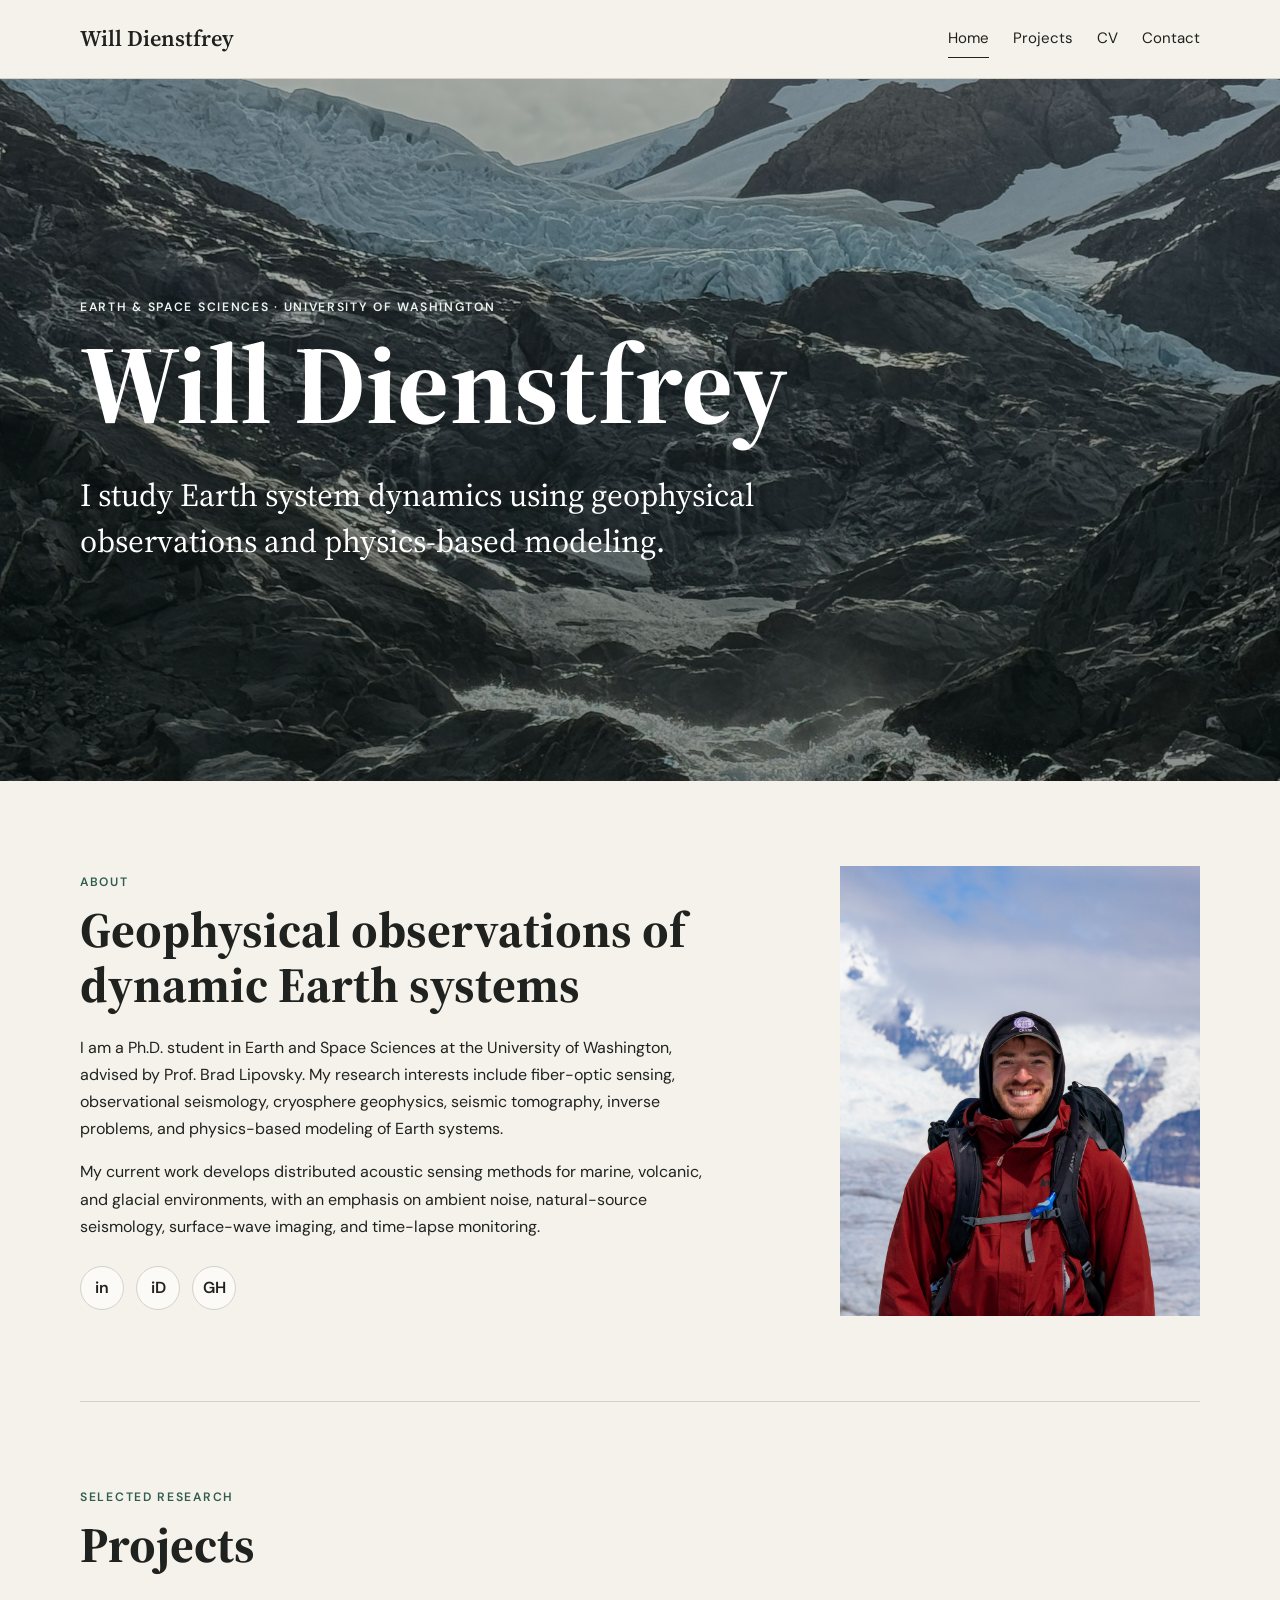
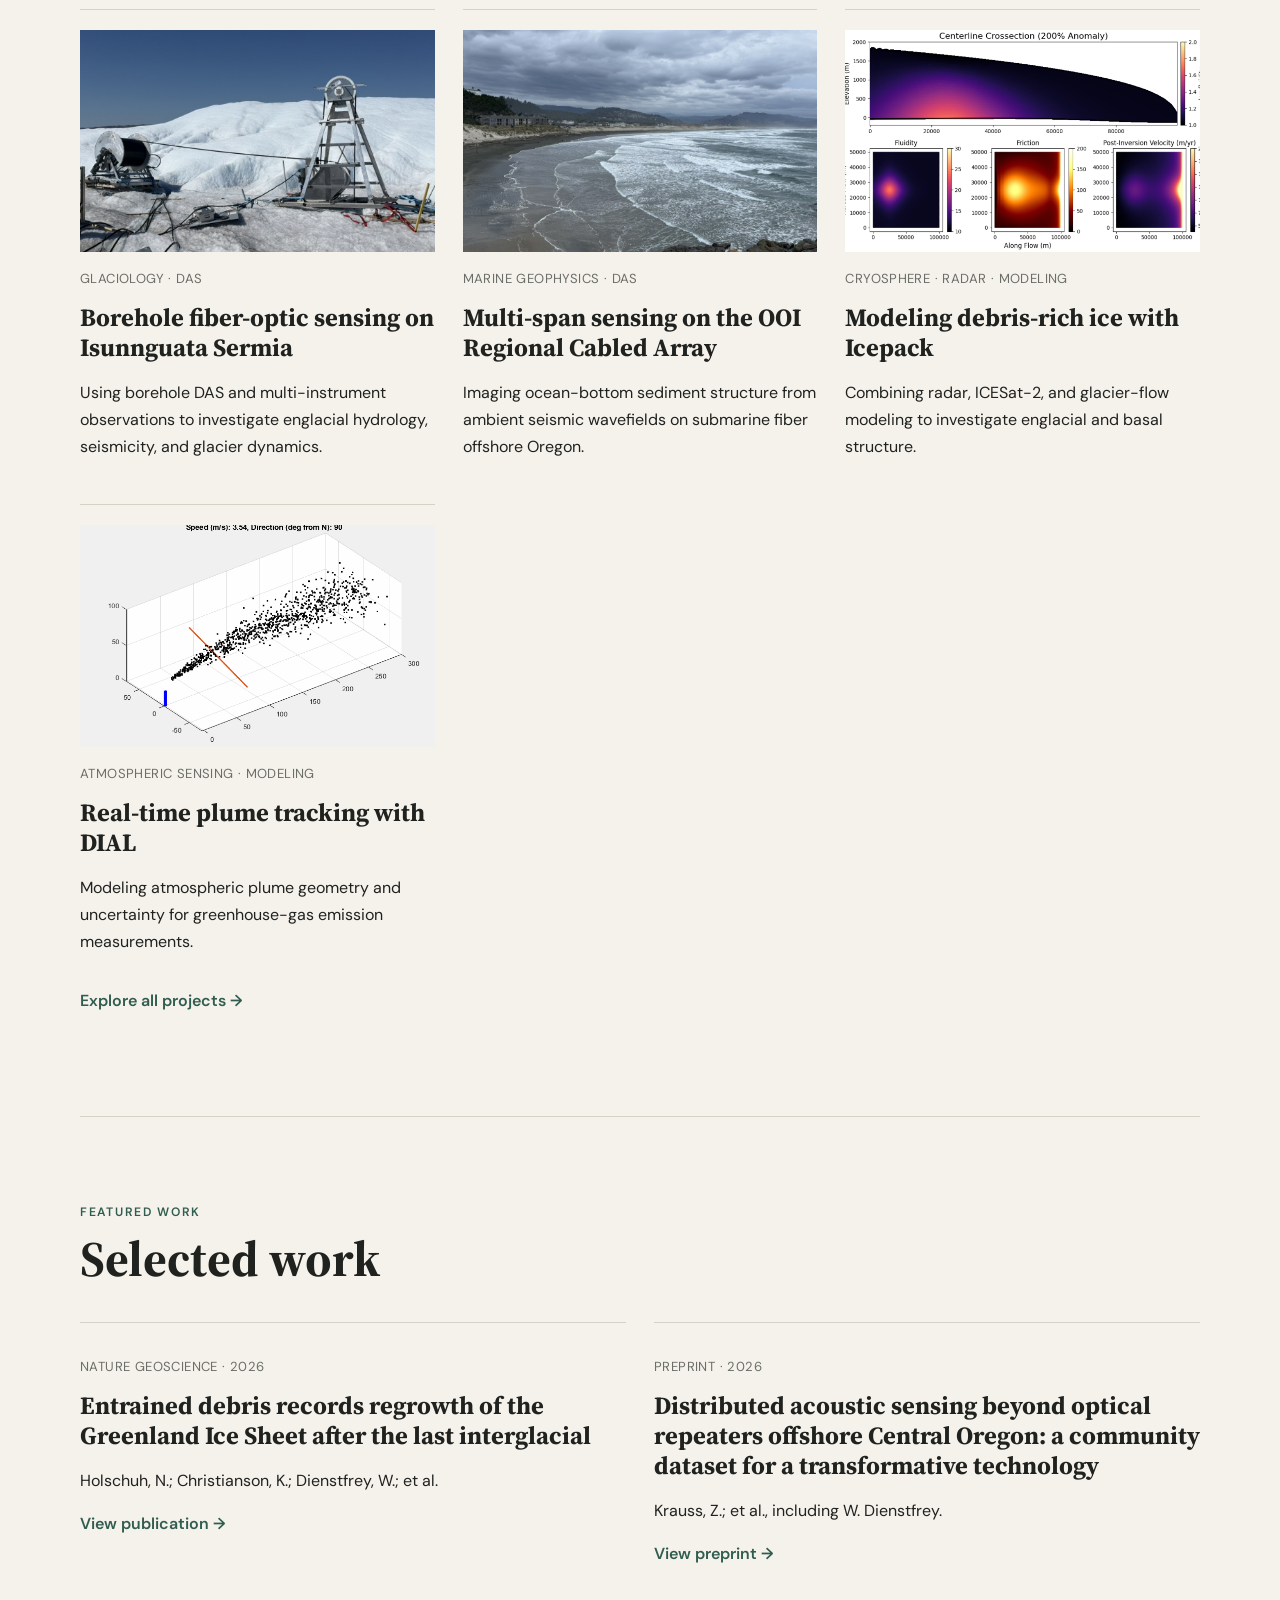
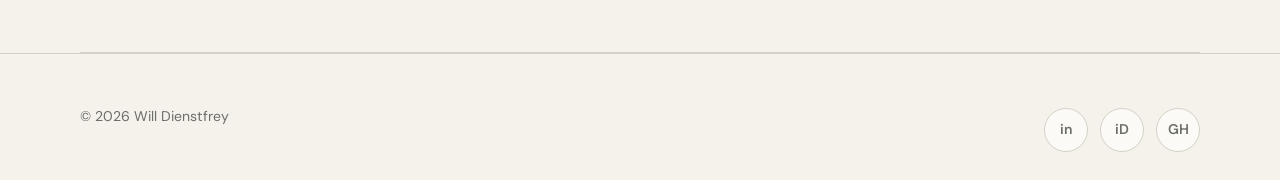
<file: index.html>
<!doctype html><html lang="en"><head><meta charset="utf-8"><meta name="viewport" content="width=device-width,initial-scale=1"><meta name="description" content="Will Dienstfrey — geophysical observations and physics-based modeling of Earth systems"><title>Home | Will Dienstfrey</title><link rel="stylesheet" href="styles.css"></head><body><header class="site-header"><div class="container nav-wrap"><a class="site-name" href="index.html">Will Dienstfrey</a><nav><a href="index.html" class="active">Home</a><a href="projects.html" class="">Projects</a><a href="cv.html" class="">CV</a><a href="contact.html" class="">Contact</a></nav></div></header><main><section class="hero"><div class="container hero-inner"><p class="eyebrow">EARTH & SPACE SCIENCES · UNIVERSITY OF WASHINGTON</p><h1>Will Dienstfrey</h1><p class="lede">I study Earth system dynamics using geophysical observations and physics-based modeling.</p></div></section><section class="container about"><div><p class="eyebrow">ABOUT</p><h2>Geophysical observations of dynamic Earth systems</h2><p>I am a Ph.D. student in Earth and Space Sciences at the University of Washington, advised by Prof. Brad Lipovsky. My research interests include fiber-optic sensing, observational seismology, cryosphere geophysics, seismic tomography, inverse problems, and physics-based modeling of Earth systems.</p><p>My current work develops distributed acoustic sensing methods for marine, volcanic, and glacial environments, with an emphasis on ambient noise, natural-source seismology, surface-wave imaging, and time-lapse monitoring.</p><div class="socials"><a class="social" href="https://www.linkedin.com/in/will-dienstfrey-532bb4279" aria-label="LinkedIn">in</a><a class="social" href="https://orcid.org/0009-0006-2963-2804" aria-label="ORCID">iD</a><a class="social" href="https://github.com/wdienstfrey" aria-label="GitHub">GH</a></div></div><img class="profile" src="./assets/profile.png" alt="Will Dienstfrey in a glaciated mountain environment"></section><section class="container section"><p class="eyebrow">SELECTED RESEARCH</p><h2>Projects</h2><div class="project-grid">
<a class="project-card project-link-card" href="project-isunnguata.html"><img src="./assets/project-1.jpg" alt=""><p class="meta">GLACIOLOGY · DAS</p><h3>Borehole fiber-optic sensing on Isunnguata Sermia</h3><p>Using borehole DAS and multi-instrument observations to investigate englacial hydrology, seismicity, and glacier dynamics.</p></a>
<a class="project-card project-link-card" href="project-ooi.html"><img src="./assets/project-2.jpg" alt=""><p class="meta">MARINE GEOPHYSICS · DAS</p><h3>Multi-span sensing on the OOI Regional Cabled Array</h3><p>Imaging ocean-bottom sediment structure from ambient seismic wavefields on submarine fiber offshore Oregon.</p></a>
<a class="project-card project-link-card" href="project-greenland.html"><img src="./assets/project-3.jpg" alt=""><p class="meta">CRYOSPHERE · RADAR · MODELING</p><h3>Modeling debris-rich ice with Icepack</h3><p>Combining radar, ICESat-2, and glacier-flow modeling to investigate englacial and basal structure.</p></a>
<a class="project-card project-link-card" href="project-plume.html"><img src="./assets/moving-plume.gif" alt=""><p class="meta">ATMOSPHERIC SENSING · MODELING</p><h3>Real-time plume tracking with DIAL</h3><p>Modeling atmospheric plume geometry and uncertainty for greenhouse-gas emission measurements.</p></a>
</div><p><a class="text-link" href="projects.html">Explore all projects →</a></p></section><section class="container section"><p class="eyebrow">FEATURED WORK</p><h2>Selected work</h2><div class="pubs">
<article class="pub"><p class="meta">NATURE GEOSCIENCE · 2026</p><h3>Entrained debris records regrowth of the Greenland Ice Sheet after the last interglacial</h3><p>Holschuh, N.; Christianson, K.; Dienstfrey, W.; et al.</p><a class="text-link" href="https://doi.org/10.1038/s41561-026-01950-1">View publication →</a></article>
<article class="pub"><p class="meta">PREPRINT · 2026</p><h3>Distributed acoustic sensing beyond optical repeaters offshore Central Oregon: a community dataset for a transformative technology</h3><p>Krauss, Z.; et al., including W. Dienstfrey.</p><a class="text-link" href="https://doi.org/10.22541/essoar.15004068/v1">View preprint →</a></article>
</div></section></main><footer class="footer"><div class="container footer-inner"><span>© 2026 Will Dienstfrey</span><div class="socials"><a class="social" href="https://www.linkedin.com/in/will-dienstfrey-532bb4279" aria-label="LinkedIn">in</a><a class="social" href="https://orcid.org/0009-0006-2963-2804" aria-label="ORCID">iD</a><a class="social" href="https://github.com/wdienstfrey" aria-label="GitHub">GH</a></div></div></footer></body></html>
</file>
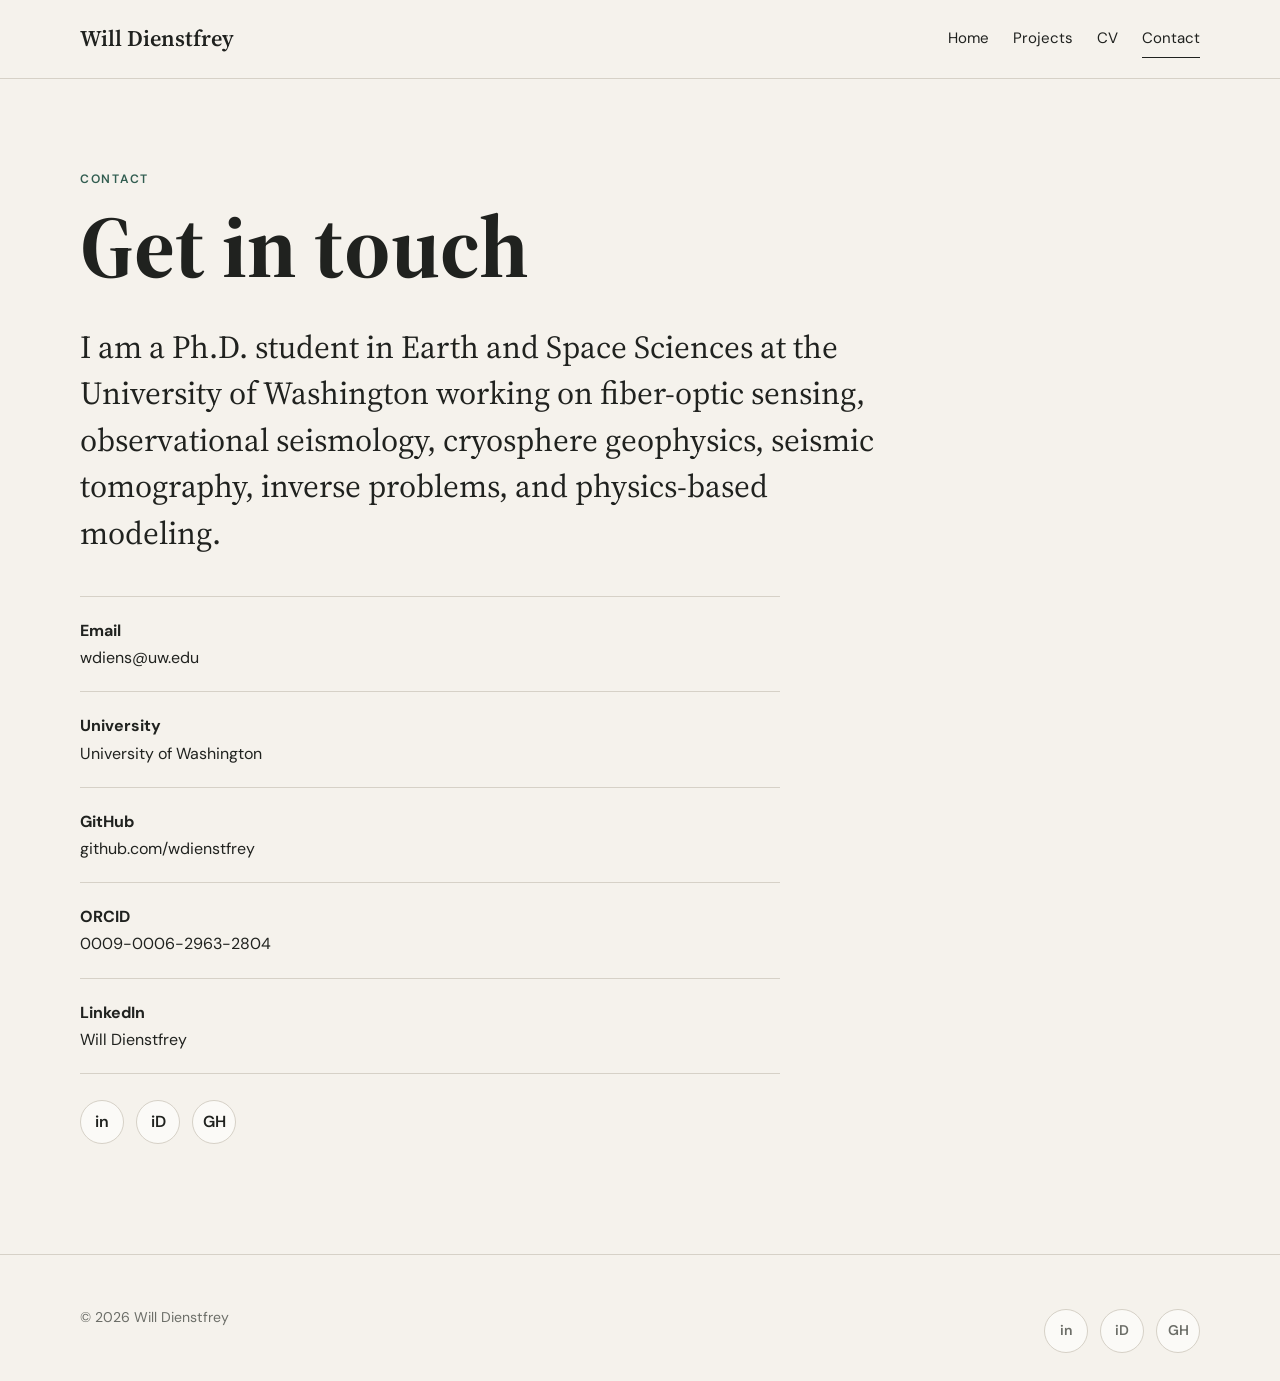
<file: contact.html>
<!doctype html><html lang="en"><head><meta charset="utf-8"><meta name="viewport" content="width=device-width,initial-scale=1"><meta name="description" content="Will Dienstfrey — geophysical observations and physics-based modeling of Earth systems"><title>Contact | Will Dienstfrey</title><link rel="stylesheet" href="styles.css"></head><body><header class="site-header"><div class="container nav-wrap"><a class="site-name" href="index.html">Will Dienstfrey</a><nav><a href="index.html" class="">Home</a><a href="projects.html" class="">Projects</a><a href="cv.html" class="">CV</a><a href="contact.html" class="active">Contact</a></nav></div></header><main class="container page"><p class="eyebrow">CONTACT</p><h1>Get in touch</h1><p class="lede">I am a Ph.D. student in Earth and Space Sciences at the University of Washington working on fiber-optic sensing, observational seismology, cryosphere geophysics, seismic tomography, inverse problems, and physics-based modeling.</p><div class="contact-list"><div class="contact-row"><strong>Email</strong><a href="mailto:wdiens@uw.edu">wdiens@uw.edu</a></div><div class="contact-row"><strong>University</strong>University of Washington</div><div class="contact-row"><strong>GitHub</strong><a href="https://github.com/wdienstfrey">github.com/wdienstfrey</a></div><div class="contact-row"><strong>ORCID</strong><a href="https://orcid.org/0009-0006-2963-2804">0009-0006-2963-2804</a></div><div class="contact-row"><strong>LinkedIn</strong><a href="https://www.linkedin.com/in/will-dienstfrey-532bb4279">Will Dienstfrey</a></div></div><div class="socials"><a class="social" href="https://www.linkedin.com/in/will-dienstfrey-532bb4279" aria-label="LinkedIn">in</a><a class="social" href="https://orcid.org/0009-0006-2963-2804" aria-label="ORCID">iD</a><a class="social" href="https://github.com/wdienstfrey" aria-label="GitHub">GH</a></div></main><footer class="footer"><div class="container footer-inner"><span>© 2026 Will Dienstfrey</span><div class="socials"><a class="social" href="https://www.linkedin.com/in/will-dienstfrey-532bb4279" aria-label="LinkedIn">in</a><a class="social" href="https://orcid.org/0009-0006-2963-2804" aria-label="ORCID">iD</a><a class="social" href="https://github.com/wdienstfrey" aria-label="GitHub">GH</a></div></div></footer></body></html>
</file>
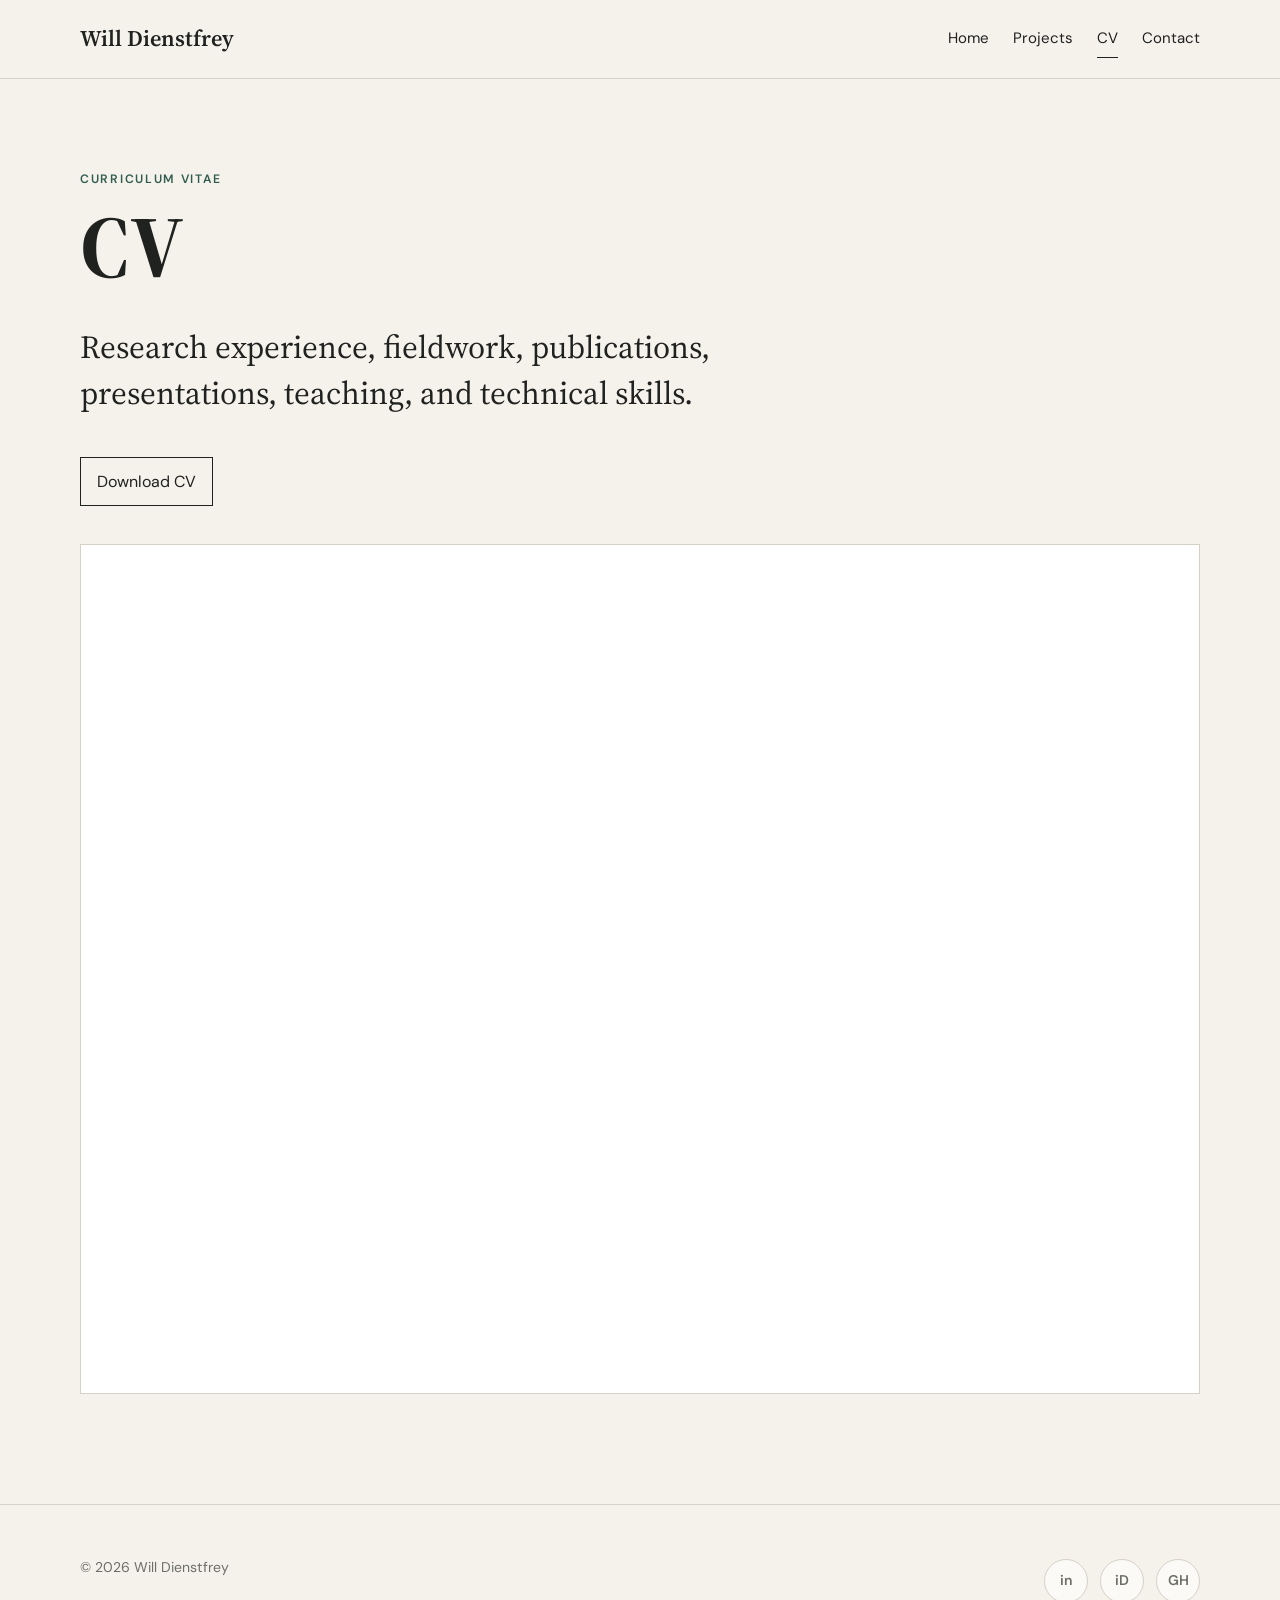
<file: cv.html>
<!doctype html><html lang="en"><head><meta charset="utf-8"><meta name="viewport" content="width=device-width,initial-scale=1"><meta name="description" content="Will Dienstfrey — geophysical observations and physics-based modeling of Earth systems"><title>CV | Will Dienstfrey</title><link rel="stylesheet" href="styles.css"></head><body><header class="site-header"><div class="container nav-wrap"><a class="site-name" href="index.html">Will Dienstfrey</a><nav><a href="index.html" class="">Home</a><a href="projects.html" class="">Projects</a><a href="cv.html" class="active">CV</a><a href="contact.html" class="">Contact</a></nav></div></header><main class="container page"><p class="eyebrow">CURRICULUM VITAE</p><h1>CV</h1><p class="lede">Research experience, fieldwork, publications, presentations, teaching, and technical skills.</p><p><a class="button" href="assets/cv.pdf">Download CV</a></p><div class="pdf"><iframe src="assets/cv.pdf" title="Will Dienstfrey CV"></iframe></div></main><footer class="footer"><div class="container footer-inner"><span>© 2026 Will Dienstfrey</span><div class="socials"><a class="social" href="https://www.linkedin.com/in/will-dienstfrey-532bb4279" aria-label="LinkedIn">in</a><a class="social" href="https://orcid.org/0009-0006-2963-2804" aria-label="ORCID">iD</a><a class="social" href="https://github.com/wdienstfrey" aria-label="GitHub">GH</a></div></div></footer></body></html>
</file>
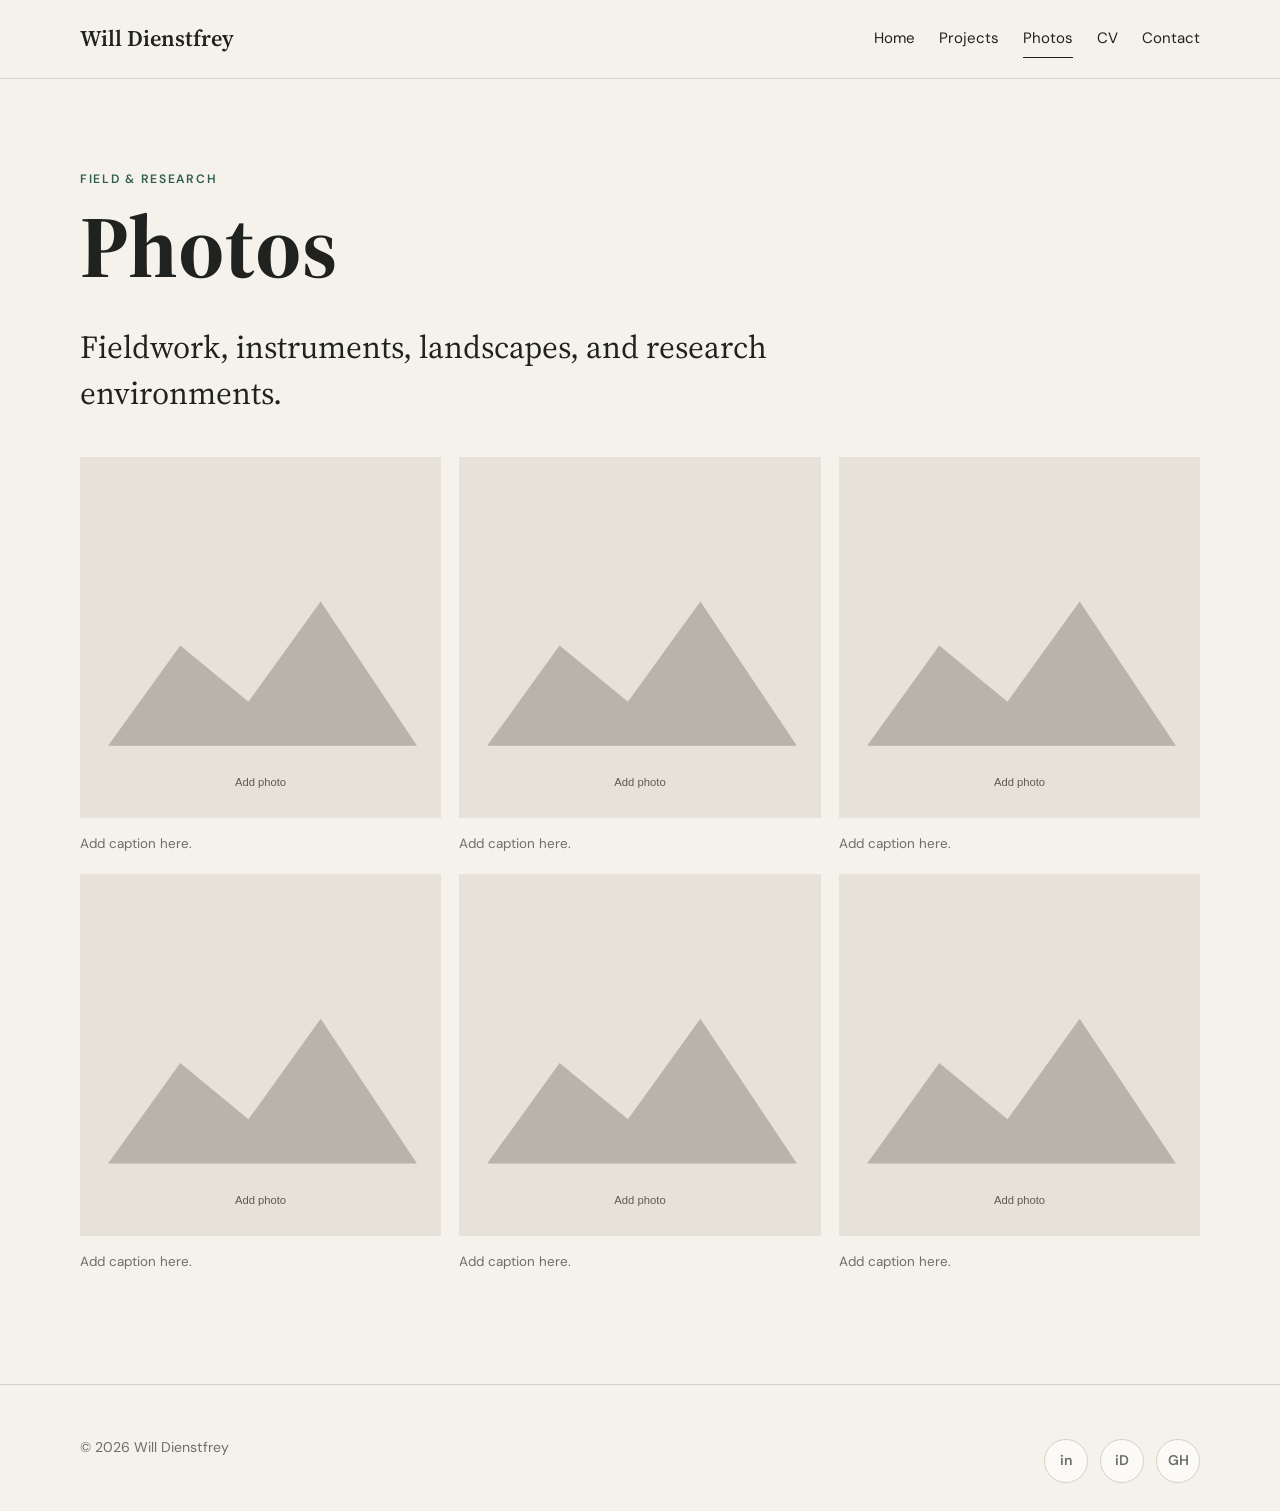
<file: photos.html>
<!doctype html><html lang="en"><head><meta charset="utf-8"><meta name="viewport" content="width=device-width,initial-scale=1"><meta name="description" content="Will Dienstfrey — geophysical observations and physics-based modeling of Earth systems"><title>Photos | Will Dienstfrey</title><link rel="stylesheet" href="styles.css"></head><body><header class="site-header"><div class="container nav-wrap"><a class="site-name" href="index.html">Will Dienstfrey</a><nav><a href="index.html" class="">Home</a><a href="projects.html" class="">Projects</a><a href="photos.html" class="active">Photos</a><a href="cv.html" class="">CV</a><a href="contact.html" class="">Contact</a></nav></div></header><main class="container page"><p class="eyebrow">FIELD & RESEARCH</p><h1>Photos</h1><p class="lede">Fieldwork, instruments, landscapes, and research environments.</p><div class="photo-grid"><figure><img src="assets/photo-1.svg" alt=""><figcaption>Add caption here.</figcaption></figure><figure><img src="assets/photo-2.svg" alt=""><figcaption>Add caption here.</figcaption></figure><figure><img src="assets/photo-3.svg" alt=""><figcaption>Add caption here.</figcaption></figure><figure><img src="assets/photo-4.svg" alt=""><figcaption>Add caption here.</figcaption></figure><figure><img src="assets/photo-5.svg" alt=""><figcaption>Add caption here.</figcaption></figure><figure><img src="assets/photo-6.svg" alt=""><figcaption>Add caption here.</figcaption></figure></div></main><footer class="footer"><div class="container footer-inner"><span>© 2026 Will Dienstfrey</span><div class="socials"><a class="social" href="https://www.linkedin.com/in/will-dienstfrey-532bb4279" aria-label="LinkedIn">in</a><a class="social" href="https://orcid.org/0009-0006-2963-2804" aria-label="ORCID">iD</a><a class="social" href="https://github.com/wdienstfrey" aria-label="GitHub">GH</a></div></div></footer></body></html>
</file>
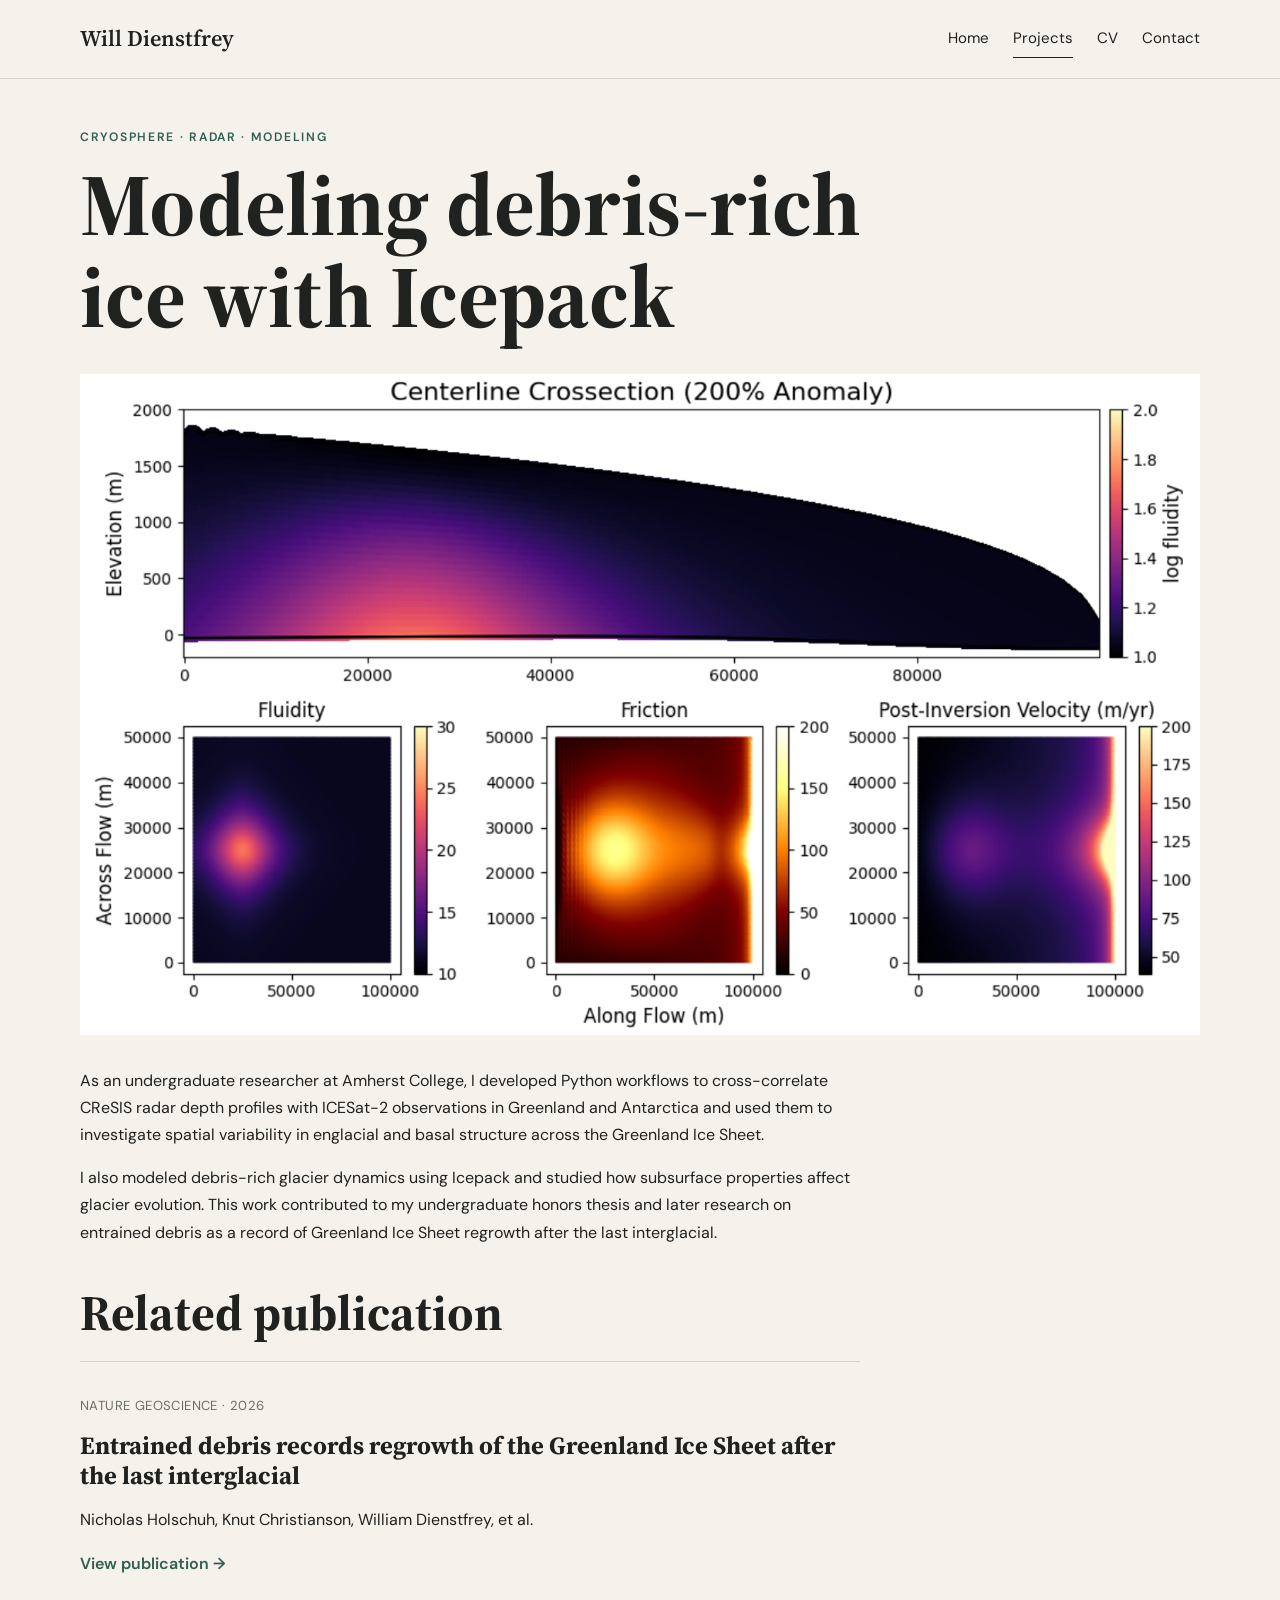
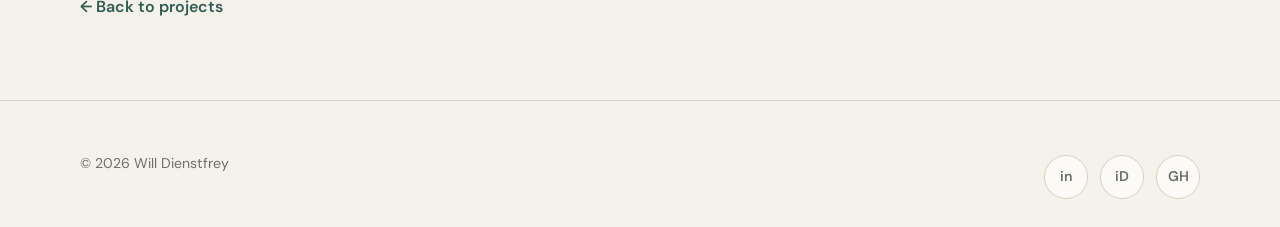
<file: project-greenland.html>
<!doctype html><html lang="en"><head><meta charset="utf-8"><meta name="viewport" content="width=device-width,initial-scale=1"><meta name="description" content="Will Dienstfrey — geophysical observations and physics-based modeling of Earth systems"><title>Projects | Will Dienstfrey</title><link rel="stylesheet" href="styles.css"></head><body><header class="site-header"><div class="container nav-wrap"><a class="site-name" href="index.html">Will Dienstfrey</a><nav><a href="index.html" class="">Home</a><a href="projects.html" class="active">Projects</a><a href="cv.html" class="">CV</a><a href="contact.html" class="">Contact</a></nav></div></header><main><section class="container project-detail"><p class="eyebrow">CRYOSPHERE · RADAR · MODELING</p><h1>Modeling debris-rich ice with Icepack</h1><img class="project-hero-full" src="./assets/project-3.jpg" alt=""><div class="project-detail-copy"><p>As an undergraduate researcher at Amherst College, I developed Python workflows to cross-correlate CReSIS radar depth profiles with ICESat-2 observations in Greenland and Antarctica and used them to investigate spatial variability in englacial and basal structure across the Greenland Ice Sheet.</p><p>I also modeled debris-rich glacier dynamics using Icepack and studied how subsurface properties affect glacier evolution. This work contributed to my undergraduate honors thesis and later research on entrained debris as a record of Greenland Ice Sheet regrowth after the last interglacial.</p><section class="related-work">
<h2>Related publication</h2>
<article class="pub">
<p class="meta">NATURE GEOSCIENCE · 2026</p>
<h3>Entrained debris records regrowth of the Greenland Ice Sheet after the last interglacial</h3>
<p>Nicholas Holschuh, Knut Christianson, William Dienstfrey, et al.</p>
<a class="text-link" href="https://doi.org/10.1038/s41561-026-01950-1">View publication →</a>
</article>
</section><p><a class="text-link" href="projects.html">← Back to projects</a></p></div></section></main><footer class="footer"><div class="container footer-inner"><span>© 2026 Will Dienstfrey</span><div class="socials"><a class="social" href="https://www.linkedin.com/in/will-dienstfrey-532bb4279" aria-label="LinkedIn">in</a><a class="social" href="https://orcid.org/0009-0006-2963-2804" aria-label="ORCID">iD</a><a class="social" href="https://github.com/wdienstfrey" aria-label="GitHub">GH</a></div></div></footer></body></html>
</file>
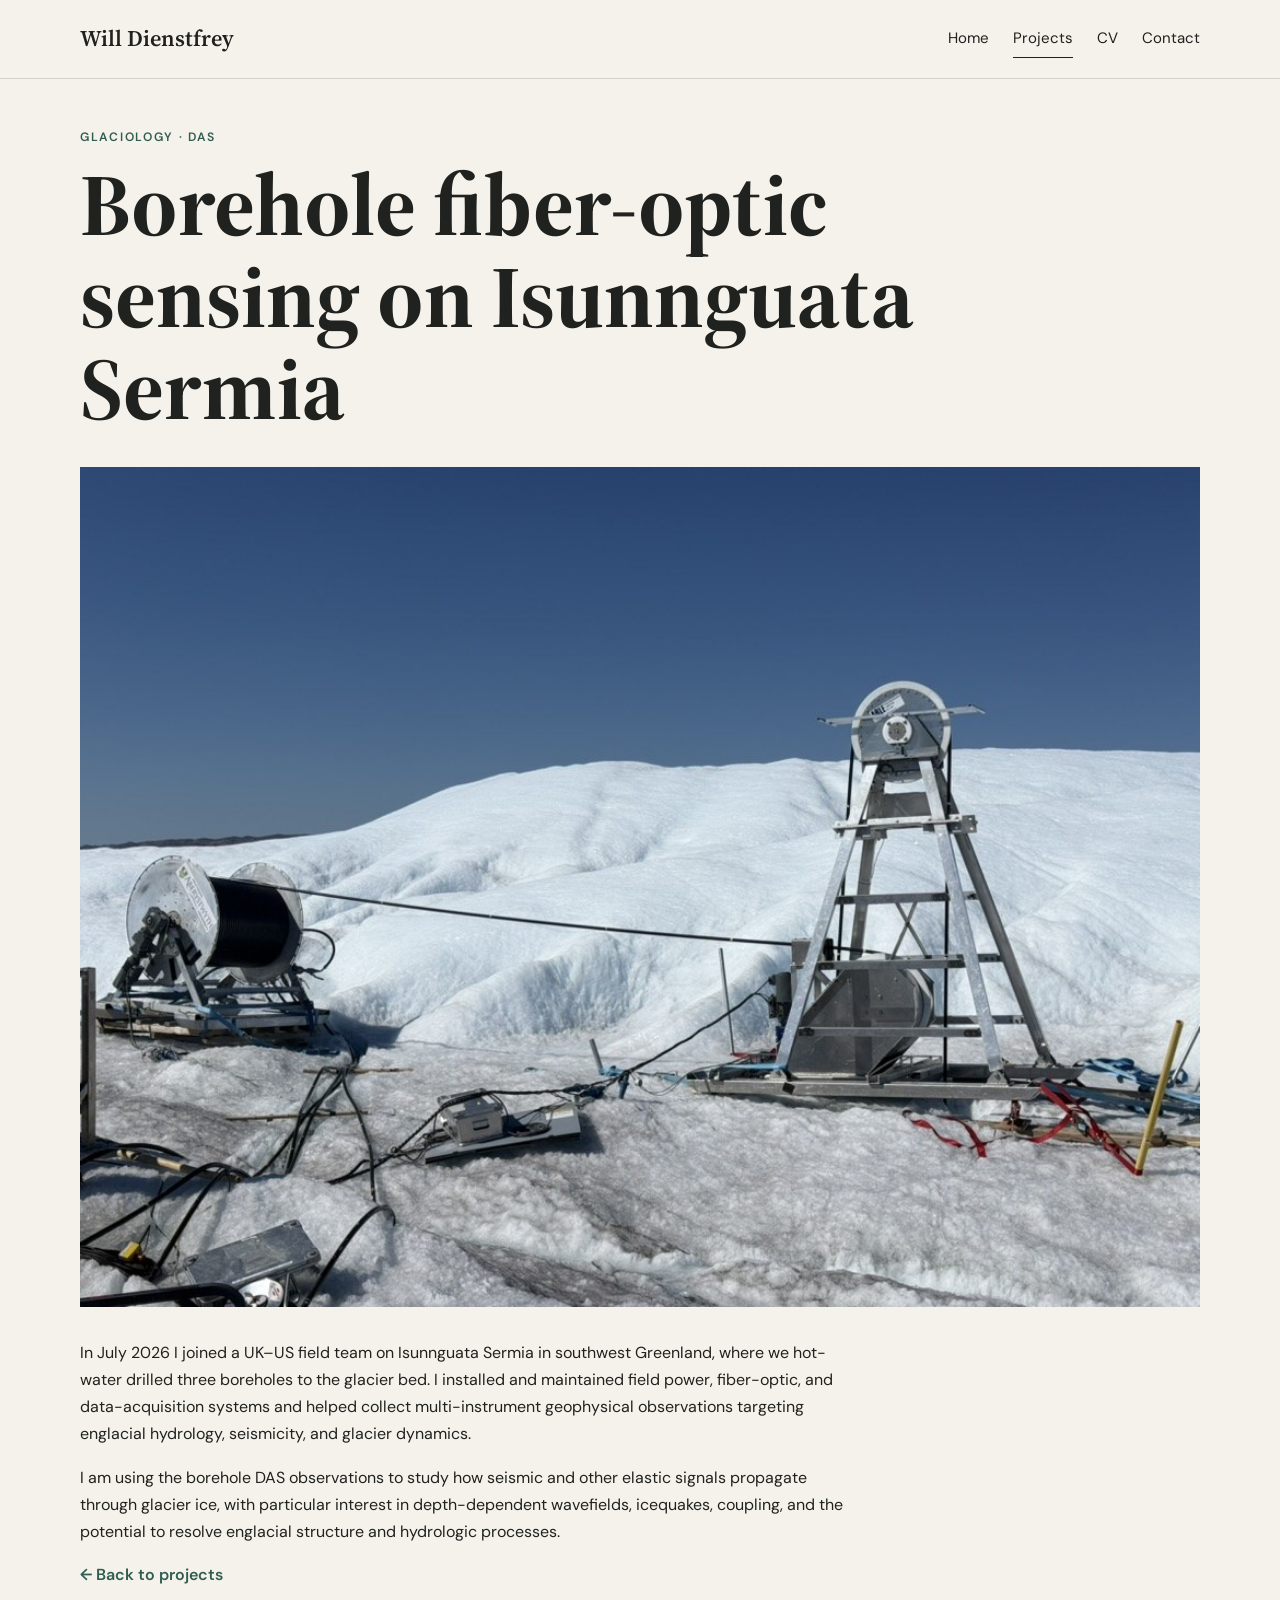
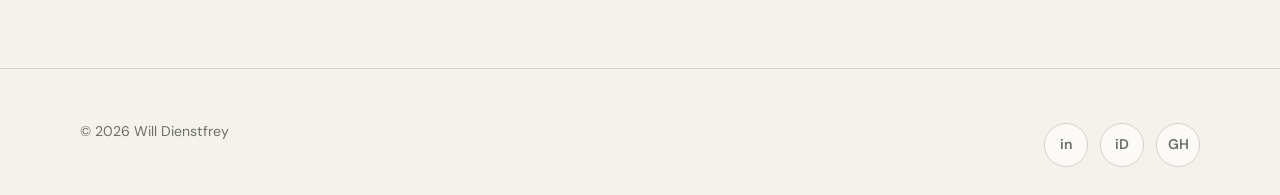
<file: project-isunnguata.html>
<!doctype html><html lang="en"><head><meta charset="utf-8"><meta name="viewport" content="width=device-width,initial-scale=1"><meta name="description" content="Will Dienstfrey — geophysical observations and physics-based modeling of Earth systems"><title>Projects | Will Dienstfrey</title><link rel="stylesheet" href="styles.css"></head><body><header class="site-header"><div class="container nav-wrap"><a class="site-name" href="index.html">Will Dienstfrey</a><nav><a href="index.html" class="">Home</a><a href="projects.html" class="active">Projects</a><a href="cv.html" class="">CV</a><a href="contact.html" class="">Contact</a></nav></div></header><main><section class="container project-detail"><p class="eyebrow">GLACIOLOGY · DAS</p><h1>Borehole fiber-optic sensing on Isunnguata Sermia</h1><img class="project-hero-full" src="./assets/project-1.jpg" alt=""><div class="project-detail-copy"><p>In July 2026 I joined a UK–US field team on Isunnguata Sermia in southwest Greenland, where we hot-water drilled three boreholes to the glacier bed. I installed and maintained field power, fiber-optic, and data-acquisition systems and helped collect multi-instrument geophysical observations targeting englacial hydrology, seismicity, and glacier dynamics.</p><p>I am using the borehole DAS observations to study how seismic and other elastic signals propagate through glacier ice, with particular interest in depth-dependent wavefields, icequakes, coupling, and the potential to resolve englacial structure and hydrologic processes.</p><p><a class="text-link" href="projects.html">← Back to projects</a></p></div></section></main><footer class="footer"><div class="container footer-inner"><span>© 2026 Will Dienstfrey</span><div class="socials"><a class="social" href="https://www.linkedin.com/in/will-dienstfrey-532bb4279" aria-label="LinkedIn">in</a><a class="social" href="https://orcid.org/0009-0006-2963-2804" aria-label="ORCID">iD</a><a class="social" href="https://github.com/wdienstfrey" aria-label="GitHub">GH</a></div></div></footer></body></html>
</file>
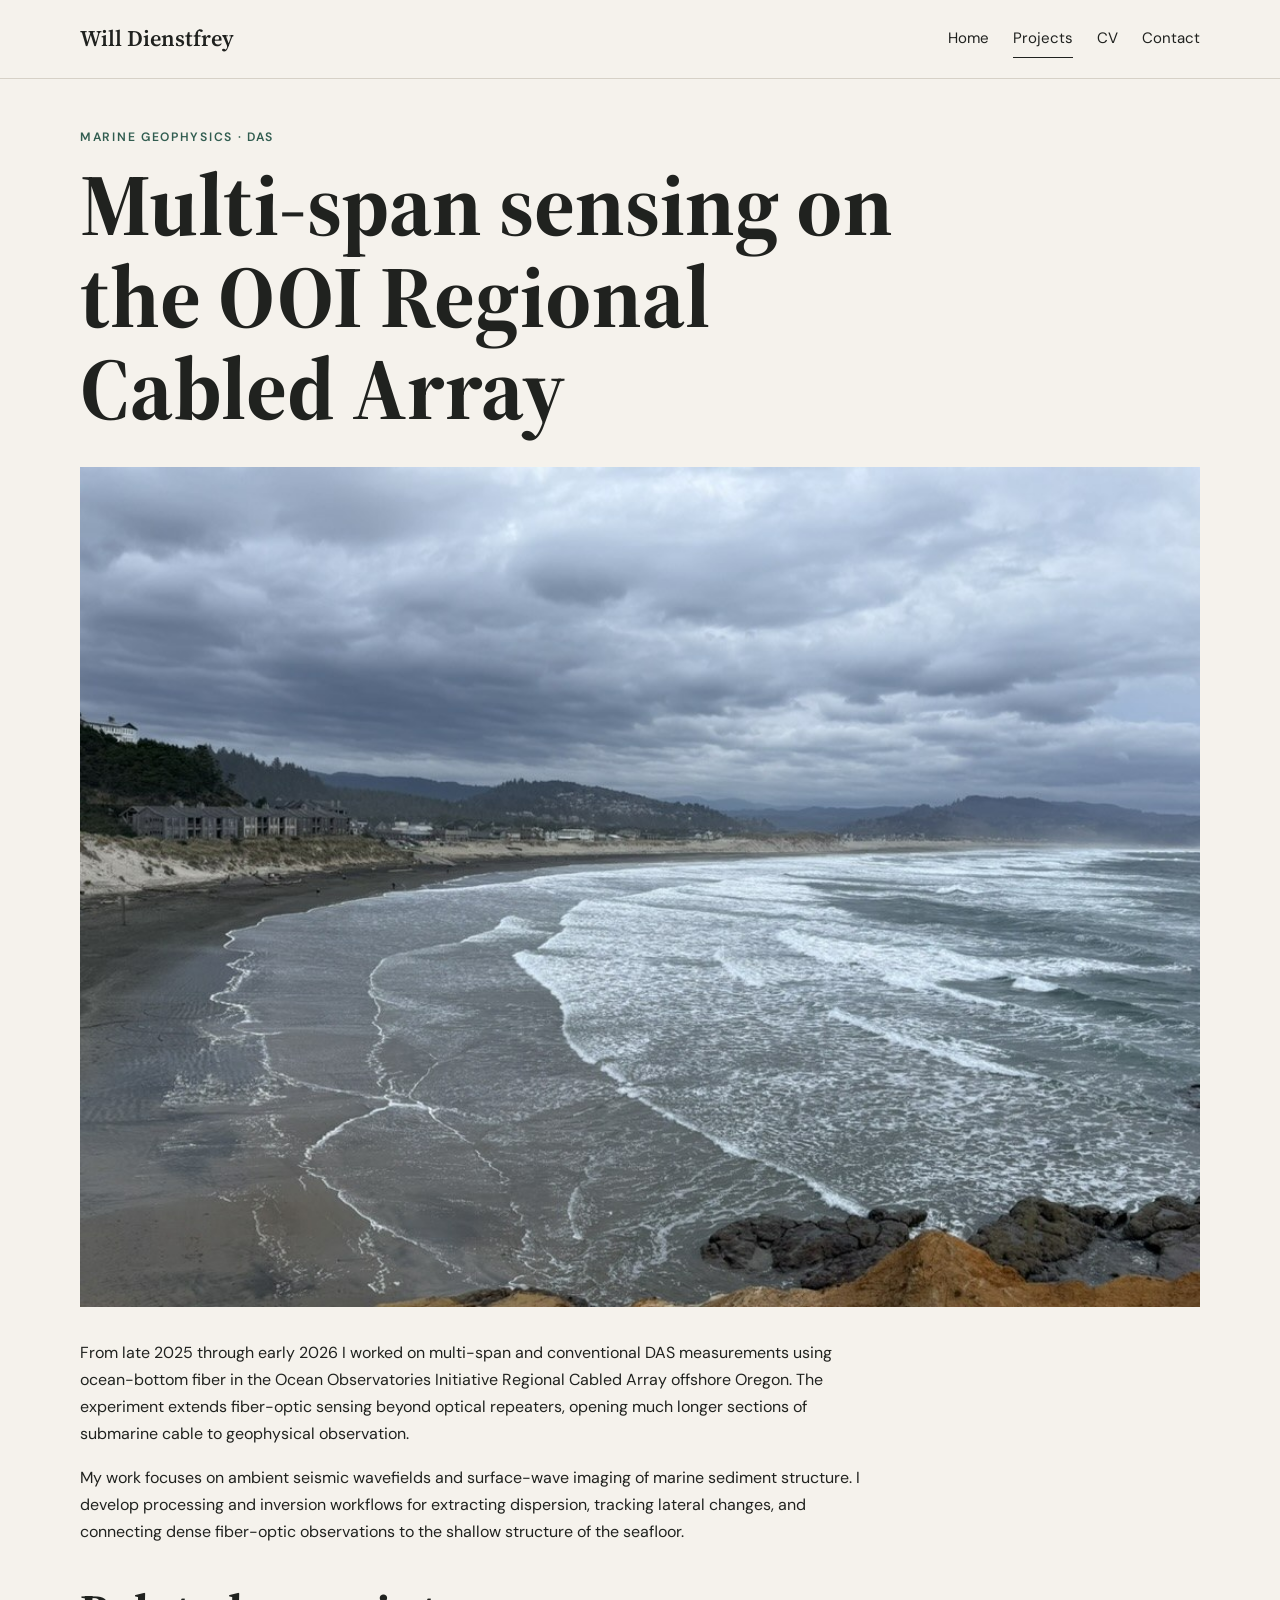
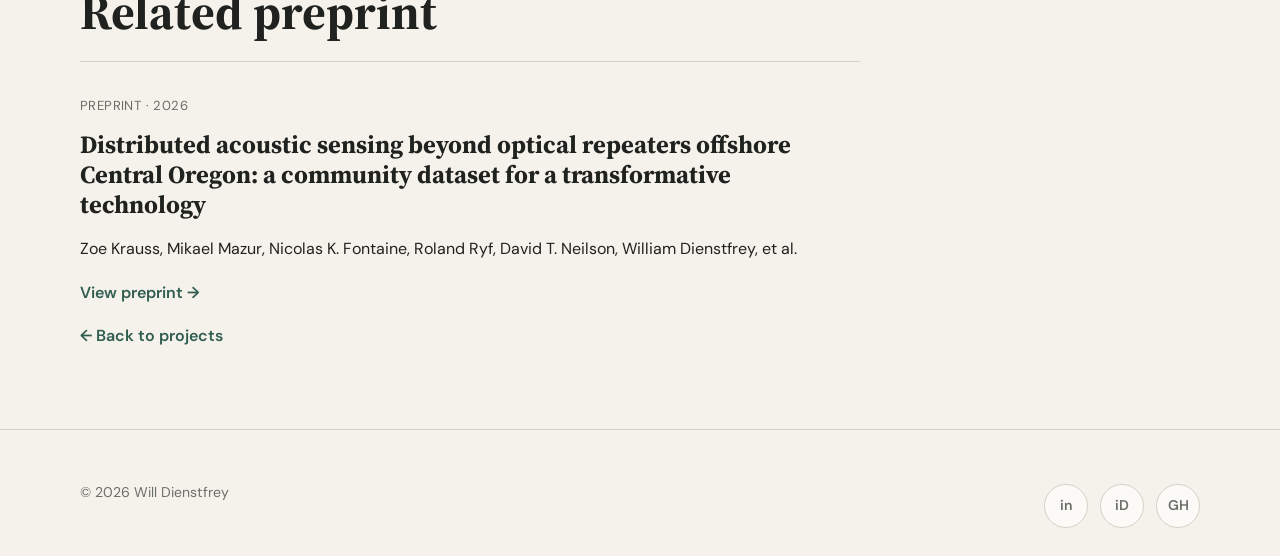
<file: project-ooi.html>
<!doctype html><html lang="en"><head><meta charset="utf-8"><meta name="viewport" content="width=device-width,initial-scale=1"><meta name="description" content="Will Dienstfrey — geophysical observations and physics-based modeling of Earth systems"><title>Projects | Will Dienstfrey</title><link rel="stylesheet" href="styles.css"></head><body><header class="site-header"><div class="container nav-wrap"><a class="site-name" href="index.html">Will Dienstfrey</a><nav><a href="index.html" class="">Home</a><a href="projects.html" class="active">Projects</a><a href="cv.html" class="">CV</a><a href="contact.html" class="">Contact</a></nav></div></header><main><section class="container project-detail"><p class="eyebrow">MARINE GEOPHYSICS · DAS</p><h1>Multi-span sensing on the OOI Regional Cabled Array</h1><img class="project-hero-full" src="./assets/project-2.jpg" alt=""><div class="project-detail-copy"><p>From late 2025 through early 2026 I worked on multi-span and conventional DAS measurements using ocean-bottom fiber in the Ocean Observatories Initiative Regional Cabled Array offshore Oregon. The experiment extends fiber-optic sensing beyond optical repeaters, opening much longer sections of submarine cable to geophysical observation.</p><p>My work focuses on ambient seismic wavefields and surface-wave imaging of marine sediment structure. I develop processing and inversion workflows for extracting dispersion, tracking lateral changes, and connecting dense fiber-optic observations to the shallow structure of the seafloor.</p><section class="related-work">
<h2>Related preprint</h2>
<article class="pub">
<p class="meta">PREPRINT · 2026</p>
<h3>Distributed acoustic sensing beyond optical repeaters offshore Central Oregon: a community dataset for a transformative technology</h3>
<p>Zoe Krauss, Mikael Mazur, Nicolas K. Fontaine, Roland Ryf, David T. Neilson, William Dienstfrey, et al.</p>
<a class="text-link" href="https://doi.org/10.22541/essoar.15004068/v1">View preprint →</a>
</article>
</section><p><a class="text-link" href="projects.html">← Back to projects</a></p></div></section></main><footer class="footer"><div class="container footer-inner"><span>© 2026 Will Dienstfrey</span><div class="socials"><a class="social" href="https://www.linkedin.com/in/will-dienstfrey-532bb4279" aria-label="LinkedIn">in</a><a class="social" href="https://orcid.org/0009-0006-2963-2804" aria-label="ORCID">iD</a><a class="social" href="https://github.com/wdienstfrey" aria-label="GitHub">GH</a></div></div></footer></body></html>
</file>
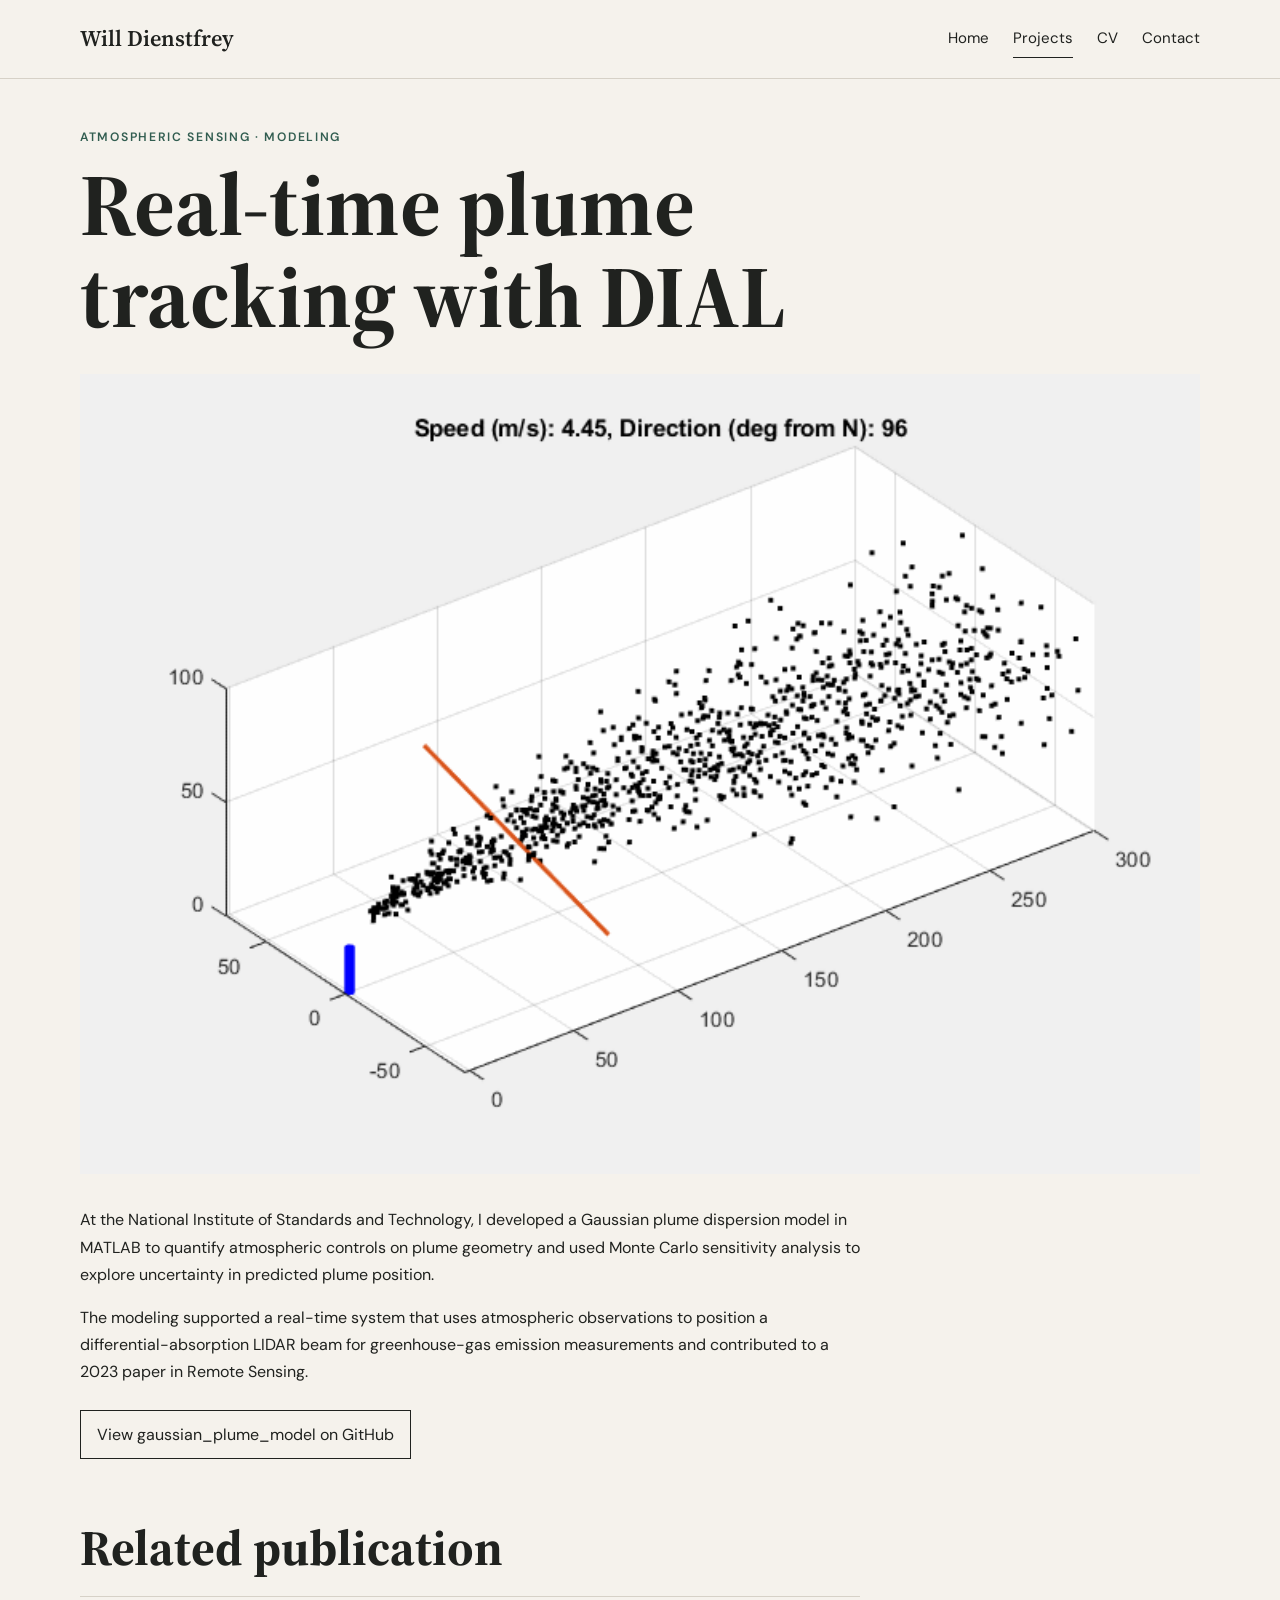
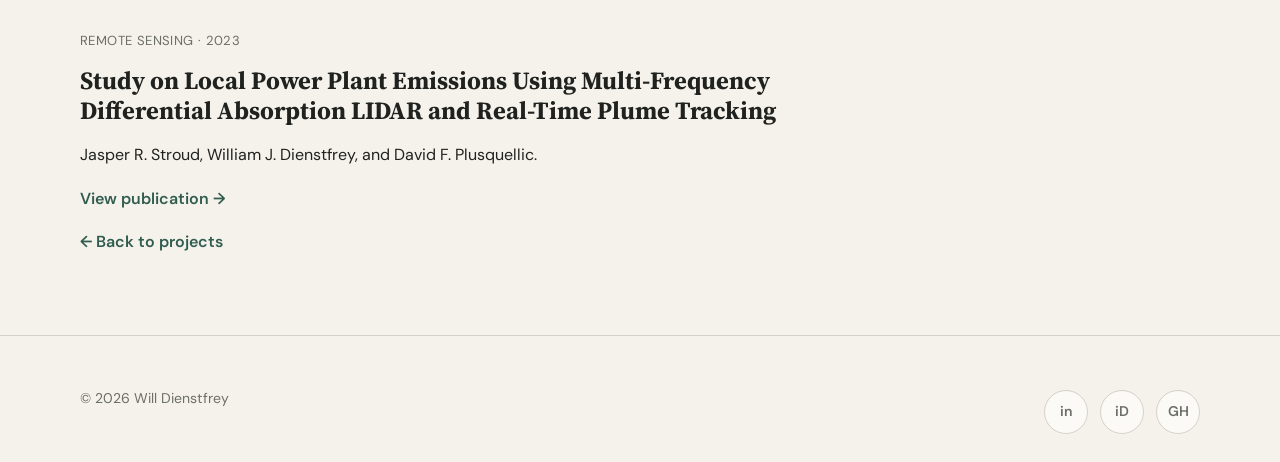
<file: project-plume.html>
<!doctype html><html lang="en"><head><meta charset="utf-8"><meta name="viewport" content="width=device-width,initial-scale=1"><meta name="description" content="Will Dienstfrey — geophysical observations and physics-based modeling of Earth systems"><title>Projects | Will Dienstfrey</title><link rel="stylesheet" href="styles.css"></head><body><header class="site-header"><div class="container nav-wrap"><a class="site-name" href="index.html">Will Dienstfrey</a><nav><a href="index.html" class="">Home</a><a href="projects.html" class="active">Projects</a><a href="cv.html" class="">CV</a><a href="contact.html" class="">Contact</a></nav></div></header><main><section class="container project-detail"><p class="eyebrow">ATMOSPHERIC SENSING · MODELING</p><h1>Real-time plume tracking with DIAL</h1><img class="project-hero-full" src="./assets/moving-plume.gif" alt=""><div class="project-detail-copy"><p>At the National Institute of Standards and Technology, I developed a Gaussian plume dispersion model in MATLAB to quantify atmospheric controls on plume geometry and used Monte Carlo sensitivity analysis to explore uncertainty in predicted plume position.</p><p>The modeling supported a real-time system that uses atmospheric observations to position a differential-absorption LIDAR beam for greenhouse-gas emission measurements and contributed to a 2023 paper in Remote Sensing.</p><p><a class="button secondary" href="https://github.com/wdienstfrey/gaussian_plume_model">View gaussian_plume_model on GitHub</a></p><section class="related-work">
<h2>Related publication</h2>
<article class="pub">
<p class="meta">REMOTE SENSING · 2023</p>
<h3>Study on Local Power Plant Emissions Using Multi-Frequency Differential Absorption LIDAR and Real-Time Plume Tracking</h3>
<p>Jasper R. Stroud, William J. Dienstfrey, and David F. Plusquellic.</p>
<a class="text-link" href="https://doi.org/10.3390/rs15174283">View publication →</a>
</article>
</section><p><a class="text-link" href="projects.html">← Back to projects</a></p></div></section></main><footer class="footer"><div class="container footer-inner"><span>© 2026 Will Dienstfrey</span><div class="socials"><a class="social" href="https://www.linkedin.com/in/will-dienstfrey-532bb4279" aria-label="LinkedIn">in</a><a class="social" href="https://orcid.org/0009-0006-2963-2804" aria-label="ORCID">iD</a><a class="social" href="https://github.com/wdienstfrey" aria-label="GitHub">GH</a></div></div></footer></body></html>
</file>
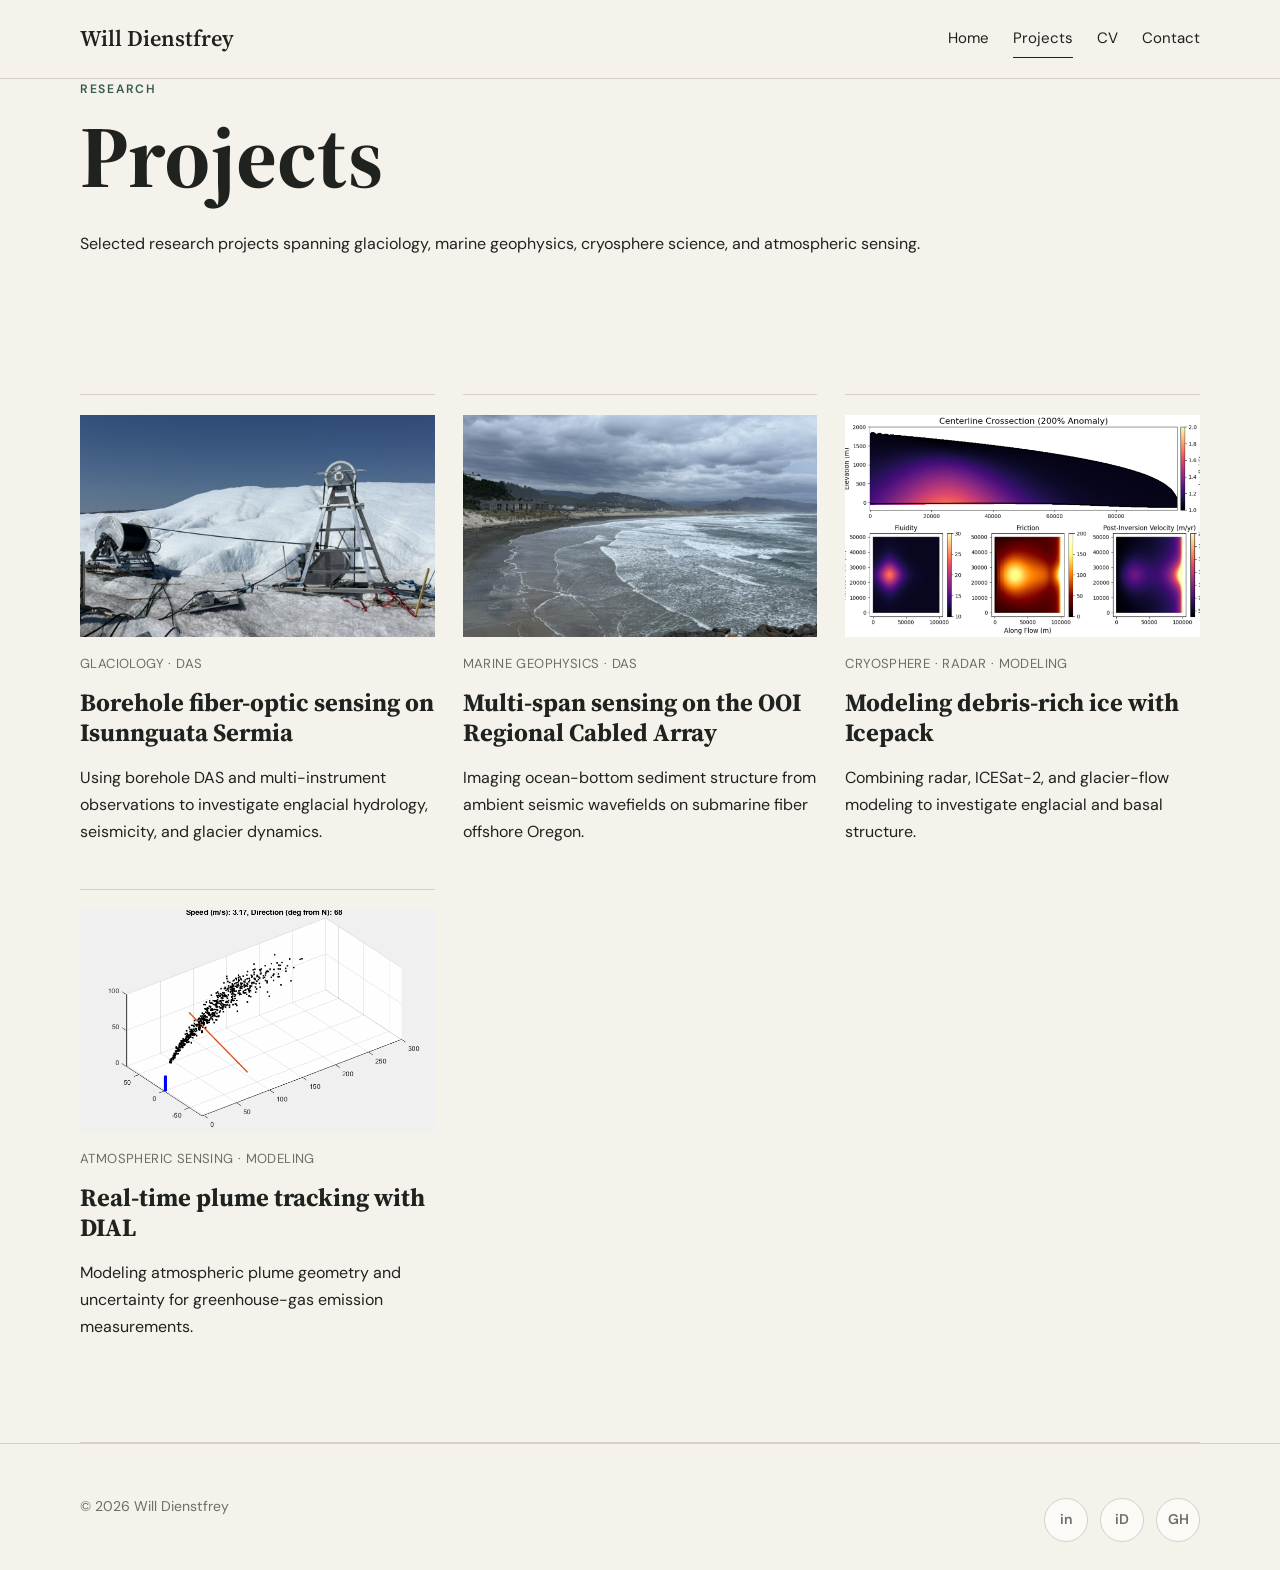
<file: projects.html>
<!doctype html><html lang="en"><head><meta charset="utf-8"><meta name="viewport" content="width=device-width,initial-scale=1"><meta name="description" content="Will Dienstfrey — geophysical observations and physics-based modeling of Earth systems"><title>Projects | Will Dienstfrey</title><link rel="stylesheet" href="styles.css"></head><body><header class="site-header"><div class="container nav-wrap"><a class="site-name" href="index.html">Will Dienstfrey</a><nav><a href="index.html" class="">Home</a><a href="projects.html" class="active">Projects</a><a href="cv.html" class="">CV</a><a href="contact.html" class="">Contact</a></nav></div></header><main><section class="container page-head"><p class="eyebrow">RESEARCH</p><h1>Projects</h1><p>Selected research projects spanning glaciology, marine geophysics, cryosphere science, and atmospheric sensing.</p></section><section class="container section"><div class="project-grid">
<a class="project-card project-link-card" href="project-isunnguata.html"><img src="./assets/project-1.jpg" alt=""><p class="meta">GLACIOLOGY · DAS</p><h3>Borehole fiber-optic sensing on Isunnguata Sermia</h3><p>Using borehole DAS and multi-instrument observations to investigate englacial hydrology, seismicity, and glacier dynamics.</p></a>
<a class="project-card project-link-card" href="project-ooi.html"><img src="./assets/project-2.jpg" alt=""><p class="meta">MARINE GEOPHYSICS · DAS</p><h3>Multi-span sensing on the OOI Regional Cabled Array</h3><p>Imaging ocean-bottom sediment structure from ambient seismic wavefields on submarine fiber offshore Oregon.</p></a>
<a class="project-card project-link-card" href="project-greenland.html"><img src="./assets/project-3.jpg" alt=""><p class="meta">CRYOSPHERE · RADAR · MODELING</p><h3>Modeling debris-rich ice with Icepack</h3><p>Combining radar, ICESat-2, and glacier-flow modeling to investigate englacial and basal structure.</p></a>
<a class="project-card project-link-card" href="project-plume.html"><img src="./assets/moving-plume.gif" alt=""><p class="meta">ATMOSPHERIC SENSING · MODELING</p><h3>Real-time plume tracking with DIAL</h3><p>Modeling atmospheric plume geometry and uncertainty for greenhouse-gas emission measurements.</p></a>
</div></section></main><footer class="footer"><div class="container footer-inner"><span>© 2026 Will Dienstfrey</span><div class="socials"><a class="social" href="https://www.linkedin.com/in/will-dienstfrey-532bb4279" aria-label="LinkedIn">in</a><a class="social" href="https://orcid.org/0009-0006-2963-2804" aria-label="ORCID">iD</a><a class="social" href="https://github.com/wdienstfrey" aria-label="GitHub">GH</a></div></div></footer></body></html>
</file>
<file: styles.css>
@import url('https://fonts.googleapis.com/css2?family=DM+Sans:wght@400;500;600&family=Source+Serif+4:opsz,wght@8..60,500;8..60,600&display=swap');
:root{--bg:#f5f2ec;--paper:#fbfaf7;--text:#20221f;--muted:#6c6e68;--line:#d6d1c7;--accent:#315d50;--max:1120px}
*{box-sizing:border-box}html{scroll-behavior:smooth}body{margin:0;background:var(--bg);color:var(--text);font-family:'DM Sans',sans-serif;line-height:1.7}a{color:inherit;text-decoration:none}a:hover{color:var(--accent)}.container{width:min(calc(100% - 40px),var(--max));margin:auto}.site-header{position:sticky;top:0;z-index:20;background:rgba(245,242,236,.94);backdrop-filter:blur(8px);border-bottom:1px solid var(--line)}.nav-wrap{min-height:78px;display:flex;align-items:center;justify-content:space-between;gap:24px}.site-name,h1,h2,h3{font-family:'Source Serif 4',Georgia,serif}.site-name{font-size:1.4rem;font-weight:600}nav{display:flex;gap:24px;font-size:.94rem}nav a{padding:6px 0;border-bottom:1px solid transparent}nav a.active,nav a:hover{border-bottom-color:var(--text);color:var(--text)}
.hero{min-height:78vh;display:flex;align-items:end;color:white;background:linear-gradient(rgba(15,22,19,.34),rgba(15,22,19,.48)),url('assets/hero.jpg') center/cover no-repeat}.hero-inner{padding:110px 0 76px}.hero h1{font-size:clamp(4rem,9vw,7rem);line-height:1;margin:8px 0 20px}.hero .lede{max-width:850px;color:white}.eyebrow{font-size:.76rem;letter-spacing:.14em;font-weight:600;color:var(--accent);margin:0 0 10px}.hero .eyebrow{color:#edf3ef}.lede{font-family:'Source Serif 4',Georgia,serif;font-size:clamp(1.4rem,2.7vw,2rem);line-height:1.45;max-width:800px}h1{font-size:clamp(3rem,7vw,5.5rem);line-height:1.05;margin:8px 0 28px}h2{font-size:clamp(2rem,4vw,3.1rem);line-height:1.12;margin:0 0 20px}h3{font-size:1.55rem;line-height:1.2;margin:10px 0 12px}.page{padding:90px 0 110px;min-height:72vh}
.about{display:grid;grid-template-columns:1.2fr .8fr;gap:70px;padding:85px 0;border-bottom:1px solid var(--line);align-items:center}.profile{width:100%;max-width:360px;aspect-ratio:4/5;object-fit:cover;object-position:center 38%;justify-self:end}.socials{display:flex;gap:12px;margin-top:26px}.social{width:44px;height:44px;border:1px solid var(--line);border-radius:50%;display:flex;align-items:center;justify-content:center;font-weight:600;background:var(--paper)}
.section{padding:85px 0;border-bottom:1px solid var(--line)}.project-grid{display:grid;grid-template-columns:repeat(3,1fr);gap:28px;margin-top:36px}.project-card{border-top:1px solid var(--line);padding-top:20px}.project-card img{width:100%;aspect-ratio:3/2;object-fit:cover;margin-bottom:16px}.meta{font-size:.82rem;color:var(--muted);letter-spacing:.03em}.text-link{color:var(--accent);font-weight:600}.project-entry{display:grid;grid-template-columns:.95fr 1.05fr;gap:54px;padding:52px 0;border-top:1px solid var(--line)}.project-entry img{width:100%;aspect-ratio:3/2;object-fit:cover}.project-copy p{margin:0 0 16px}.pubs{display:grid;grid-template-columns:1fr 1fr;gap:28px;margin-top:34px}.pub{border-top:1px solid var(--line);padding-top:20px}.photo-grid{display:grid;grid-template-columns:repeat(3,1fr);gap:18px;margin-top:40px}.photo-grid img{width:100%;aspect-ratio:1/1;object-fit:cover}.photo-grid figure{margin:0}.photo-grid figcaption{font-size:.84rem;color:var(--muted);margin-top:7px}.button{display:inline-block;border:1px solid var(--text);padding:10px 16px;margin:8px 0 22px}.pdf{height:850px;border:1px solid var(--line);background:white}.pdf iframe{width:100%;height:100%;border:0}.contact-list{max-width:700px;border-top:1px solid var(--line);margin-top:40px}.contact-row{padding:20px 0;border-bottom:1px solid var(--line)}.contact-row strong{display:block}.footer{border-top:1px solid var(--line);padding:28px 0;color:var(--muted);font-size:.88rem}.footer-inner{display:flex;justify-content:space-between;align-items:center;gap:24px}
@media(max-width:820px){.nav-wrap{flex-direction:column;align-items:flex-start;padding:18px 0}nav{width:100%;gap:16px;overflow:auto}.about,.project-entry,.project-grid,.pubs{grid-template-columns:1fr}.profile{justify-self:start;max-width:100%}.photo-grid{grid-template-columns:repeat(2,1fr)}.pdf{height:620px}.footer-inner{flex-direction:column;align-items:flex-start}}

.project-preview-grid.four-projects{grid-template-columns:repeat(2,1fr);gap:38px 30px}
.project-preview-grid.four-projects .project-preview{margin-top:0}
.project-preview-grid.four-projects img{aspect-ratio:16/10;object-fit:cover}
.project-entry img{aspect-ratio:16/10;object-fit:cover}
@media(max-width:820px){.project-preview-grid.four-projects{grid-template-columns:1fr}}

/* Show full project images on the Projects page */
.project-entry img {
  width: 100%;
  height: auto;
  aspect-ratio: auto !important;
  object-fit: contain !important;
  object-position: center;
  display: block;
  background: var(--paper);
}

.project-link-card{color:inherit;text-decoration:none;display:block}
.project-link-card:hover h3{text-decoration:underline}
.project-link-card img{width:100%;aspect-ratio:16/10;object-fit:cover;display:block}
.project-detail{padding-top:3rem;padding-bottom:4rem}
.project-detail h1{max-width:900px}
.project-hero-full{width:100%;height:auto;max-height:none;object-fit:contain;display:block;margin:2rem 0}
.project-detail-copy{max-width:780px}

.related-work{margin-top:2.5rem}
.related-work .pub{margin-top:1rem}
</file>
